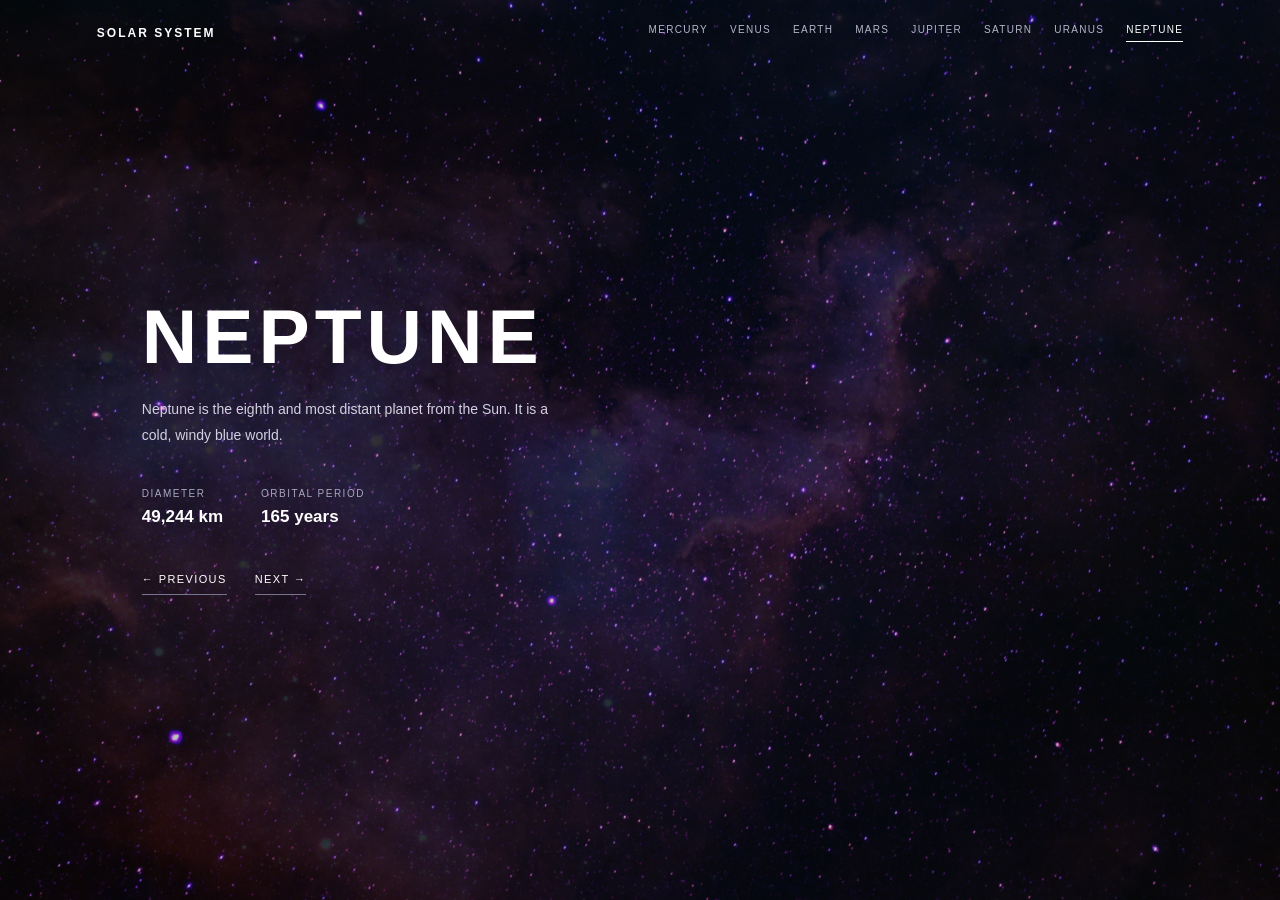
<file: index.html>
<!DOCTYPE html>
<html lang="en">

<head>
  <meta charset="UTF-8">
  <meta name="viewport" content="width=device-width, initial-scale=1.0">
  <title>Solar System Explorer</title>
  <link rel="stylesheet" href="style.css">
</head>

<body>
  <header class="site-header">
    <a class="logo" href="index.html">SOLAR SYSTEM</a>
    <nav aria-label="Planet navigation">
      <a href="mercury.html" class="">MERCURY</a>
      <a href="venus.html" class="">VENUS</a>
      <a href="earth.html" class="">EARTH</a>
      <a href="mars.html" class="">MARS</a>
      <a href="jupiter.html" class="">JUPITER</a>
      <a href="saturn.html" class="">SATURN</a>
      <a href="uranus.html" class="">URANUS</a>
      <a href="neptune.html" class="active">NEPTUNE</a>
    </nav>
  </header>
  <main class="hero">
    <section class="planet-info">

      <h1>NEPTUNE</h1>
      <p class="description">Neptune is the eighth and most distant planet from the Sun. It is a cold, windy blue world.
      </p>
      <div class="facts">
        <div><span>DIAMETER</span><strong>49,244 km</strong></div>
        <div><span>ORBITAL PERIOD</span><strong>165 years</strong></div>
      </div>
      <div class="pager"><a href="uranus.html">← PREVIOUS</a><a href="mercury.html">NEXT →</a></div>
    </section>
    <div class="planet-stage">
      <div class="planet neptune"></div>
    </div>
  </main>

</body>

</html>
</file>
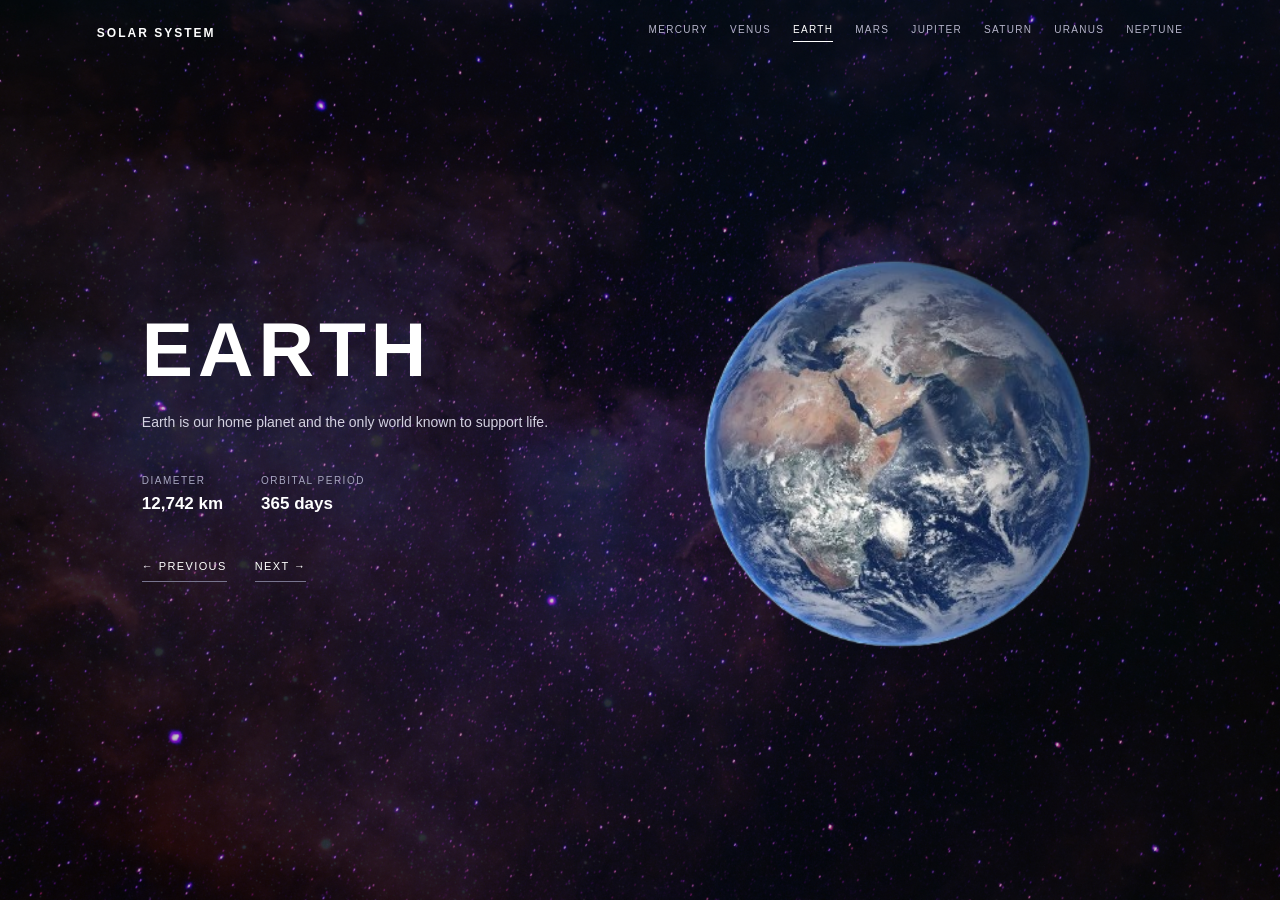
<file: earth.html>
<!DOCTYPE html>
<html lang="en">

<head>
  <meta charset="UTF-8">
  <meta name="viewport" content="width=device-width, initial-scale=1.0">
  <title>EARTH | Solar System</title>
  <link rel="stylesheet" href="style.css">
</head>

<body>
  <header class="site-header">
    <a class="logo" href="index.html">SOLAR SYSTEM</a>
    <nav aria-label="Planet navigation">
      <a href="mercury.html" class="">MERCURY</a>
      <a href="venus.html" class="">VENUS</a>
      <a href="earth.html" class="active">EARTH</a>
      <a href="mars.html" class="">MARS</a>
      <a href="jupiter.html" class="">JUPITER</a>
      <a href="saturn.html" class="">SATURN</a>
      <a href="uranus.html" class="">URANUS</a>
      <a href="neptune.html" class="">NEPTUNE</a>
    </nav>
  </header>
  <main class="hero">
    <section class="planet-info">

      <h1>EARTH</h1>
      <p class="description">Earth is our home planet and the only world known to support life.</p>
      <div class="facts">
        <div><span>DIAMETER</span><strong>12,742 km</strong></div>
        <div><span>ORBITAL PERIOD</span><strong>365 days</strong></div>
      </div>
      <div class="pager"><a href="venus.html">← PREVIOUS</a><a href="mars.html">NEXT →</a></div>
    </section>
    <div class="planet-stage">
          <img class="planet-image" src="img/earth.png" alt="Planet Mercury">
    </div>
  </main>

</body>

</html>
</file>
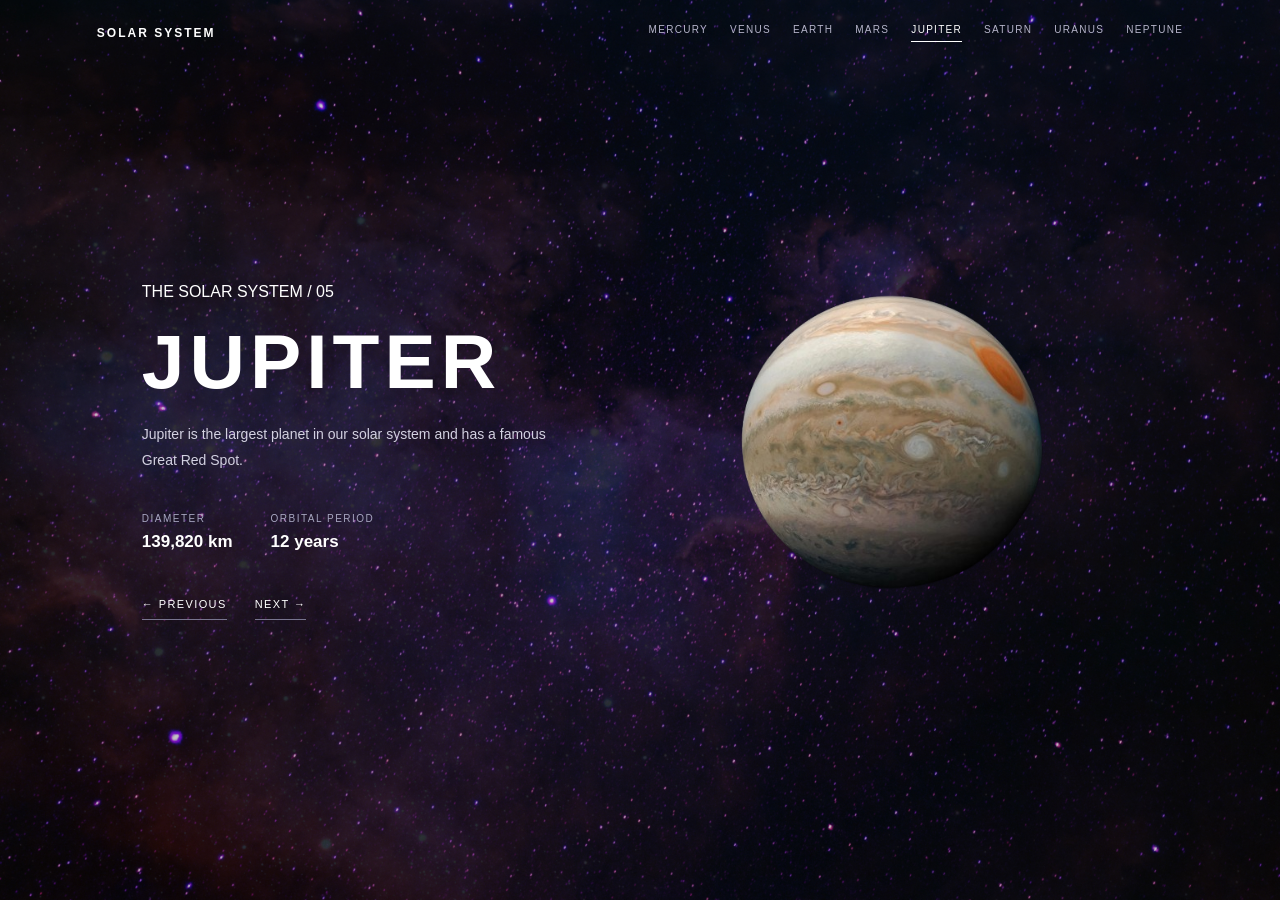
<file: jupiter.html>
<!DOCTYPE html>
<html lang="en">

<head>
  <meta charset="UTF-8">
  <meta name="viewport" content="width=device-width, initial-scale=1.0">
  <title>JUPITER | Solar System</title>
  <link rel="stylesheet" href="style.css">
</head>

<body>
  <header class="site-header">
    <a class="logo" href="index.html">SOLAR SYSTEM</a>
    <nav aria-label="Planet navigation">
      <a href="mercury.html" class="">MERCURY</a>
      <a href="venus.html" class="">VENUS</a>
      <a href="earth.html" class="">EARTH</a>
      <a href="mars.html" class="">MARS</a>
      <a href="jupiter.html" class="active">JUPITER</a>
      <a href="saturn.html" class="">SATURN</a>
      <a href="uranus.html" class="">URANUS</a>
      <a href="neptune.html" class="">NEPTUNE</a>
    </nav>
  </header>
  <main class="hero">
    <section class="planet-info">
      <p class="eyebrow">THE SOLAR SYSTEM / 05</p>
      <h1>JUPITER</h1>
      <p class="description">Jupiter is the largest planet in our solar system and has a famous Great Red Spot.</p>
      <div class="facts">
        <div><span>DIAMETER</span><strong>139,820 km</strong></div>
        <div><span>ORBITAL PERIOD</span><strong>12 years</strong></div>
      </div>
      <div class="pager"><a href="mars.html">← PREVIOUS</a><a href="saturn.html">NEXT →</a></div>
    </section>
    <div class="planet-stage">
                <img class="planet-image" src="img/Jupiter.png" alt="Planet Mercury">
    </div>
  </main>

</body>

</html>
</file>
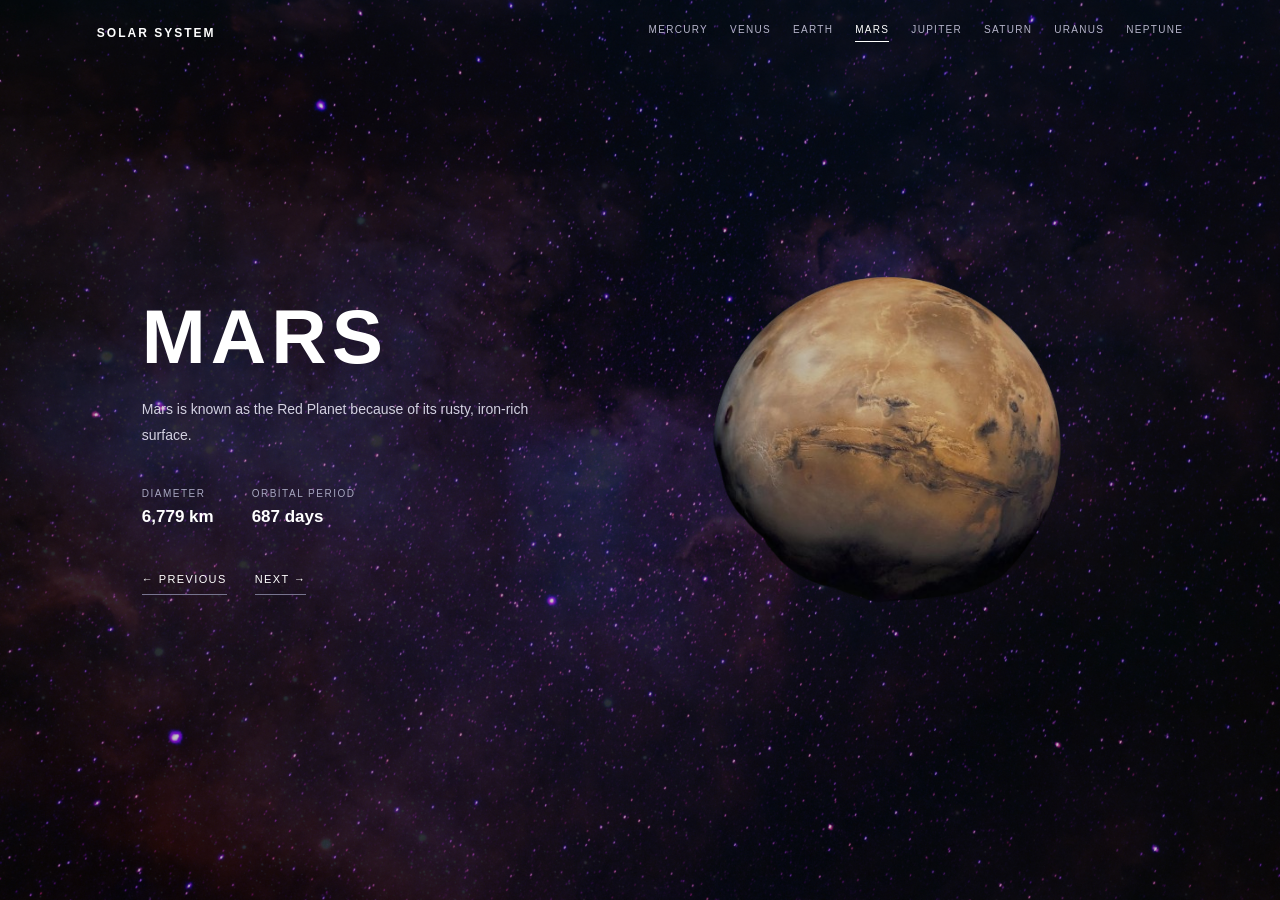
<file: mars.html>
<!DOCTYPE html>
<html lang="en">

<head>
  <meta charset="UTF-8">
  <meta name="viewport" content="width=device-width, initial-scale=1.0">
  <title>MARS | Solar System</title>
  <link rel="stylesheet" href="style.css">
</head>

<body>
  <header class="site-header">
    <a class="logo" href="index.html">SOLAR SYSTEM</a>
    <nav aria-label="Planet navigation">
      <a href="mercury.html" class="">MERCURY</a>
      <a href="venus.html" class="">VENUS</a>
      <a href="earth.html" class="">EARTH</a>
      <a href="mars.html" class="active">MARS</a>
      <a href="jupiter.html" class="">JUPITER</a>
      <a href="saturn.html" class="">SATURN</a>
      <a href="uranus.html" class="">URANUS</a>
      <a href="neptune.html" class="">NEPTUNE</a>
    </nav>
  </header>
  <main class="hero">
    <section class="planet-info">

      <h1>MARS</h1>
      <p class="description">Mars is known as the Red Planet because of its rusty, iron-rich surface.</p>
      <div class="facts">
        <div><span>DIAMETER</span><strong>6,779 km</strong></div>
        <div><span>ORBITAL PERIOD</span><strong>687 days</strong></div>
      </div>
      <div class="pager"><a href="earth.html">← PREVIOUS</a><a href="jupiter.html">NEXT →</a></div>
    </section>
    <div class="planet-stage">
            <img class="planet-image" src="img/Mars.png" alt="Planet Mercury">
    </div>
  </main>

</body>

</html>
</file>
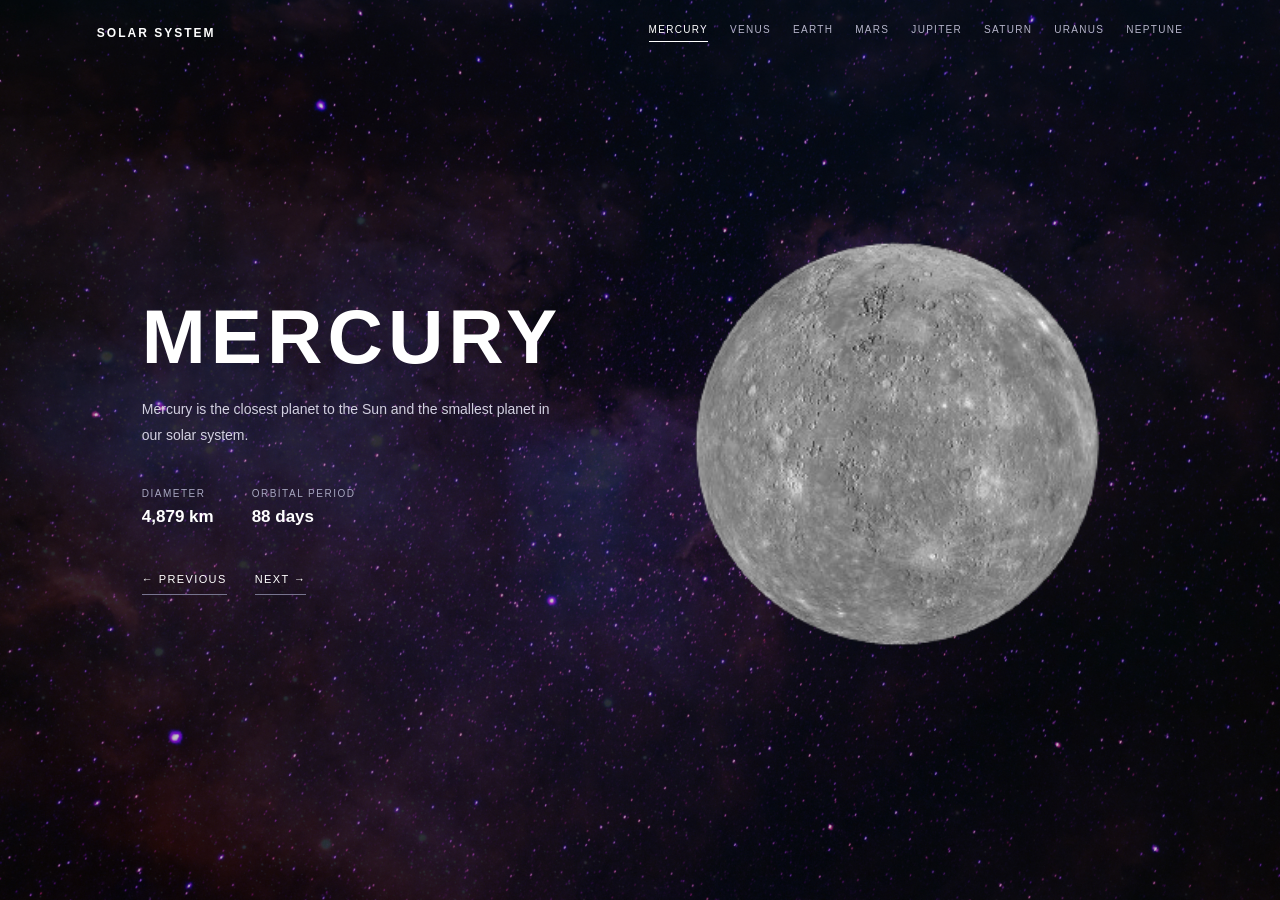
<file: mercury.html>
<!DOCTYPE html>
<html lang="en">

<head>
  <meta charset="UTF-8">
  <meta name="viewport" content="width=device-width, initial-scale=1.0">
  <title>MERCURY | Solar System</title>
  <link rel="stylesheet" href="style.css">
</head>

<body>
  <header class="site-header">
    <a class="logo" href="index.html">SOLAR SYSTEM</a>
    <nav aria-label="Planet navigation">
      <a href="mercury.html" class="active">MERCURY</a>
      <a href="venus.html">VENUS</a>
      <a href="earth.html">EARTH</a>
      <a href="mars.html">MARS</a>
      <a href="jupiter.html">JUPITER</a>
      <a href="saturn.html">SATURN</a>
      <a href="uranus.html">URANUS</a>
      <a href="neptune.html">NEPTUNE</a>
    </nav>
  </header>
  <main class="hero">
    <section class="planet-info">
      <h1>MERCURY</h1>
      <p class="description">Mercury is the closest planet to the Sun and the smallest planet in our solar system.</p>
      <div class="facts">
        <div><span>DIAMETER</span><strong>4,879 km</strong></div>
        <div><span>ORBITAL PERIOD</span><strong>88 days</strong></div>
      </div>
      <div class="pager"><a href="neptune.html">← PREVIOUS</a><a href="venus.html">NEXT →</a></div>
    </section>
    <div class="planet-stage">
      <img class="planet-image" src="img/mercury-planet.png" alt="Planet Mercury">
    </div>
  </main>

</body>

</html>
</file>
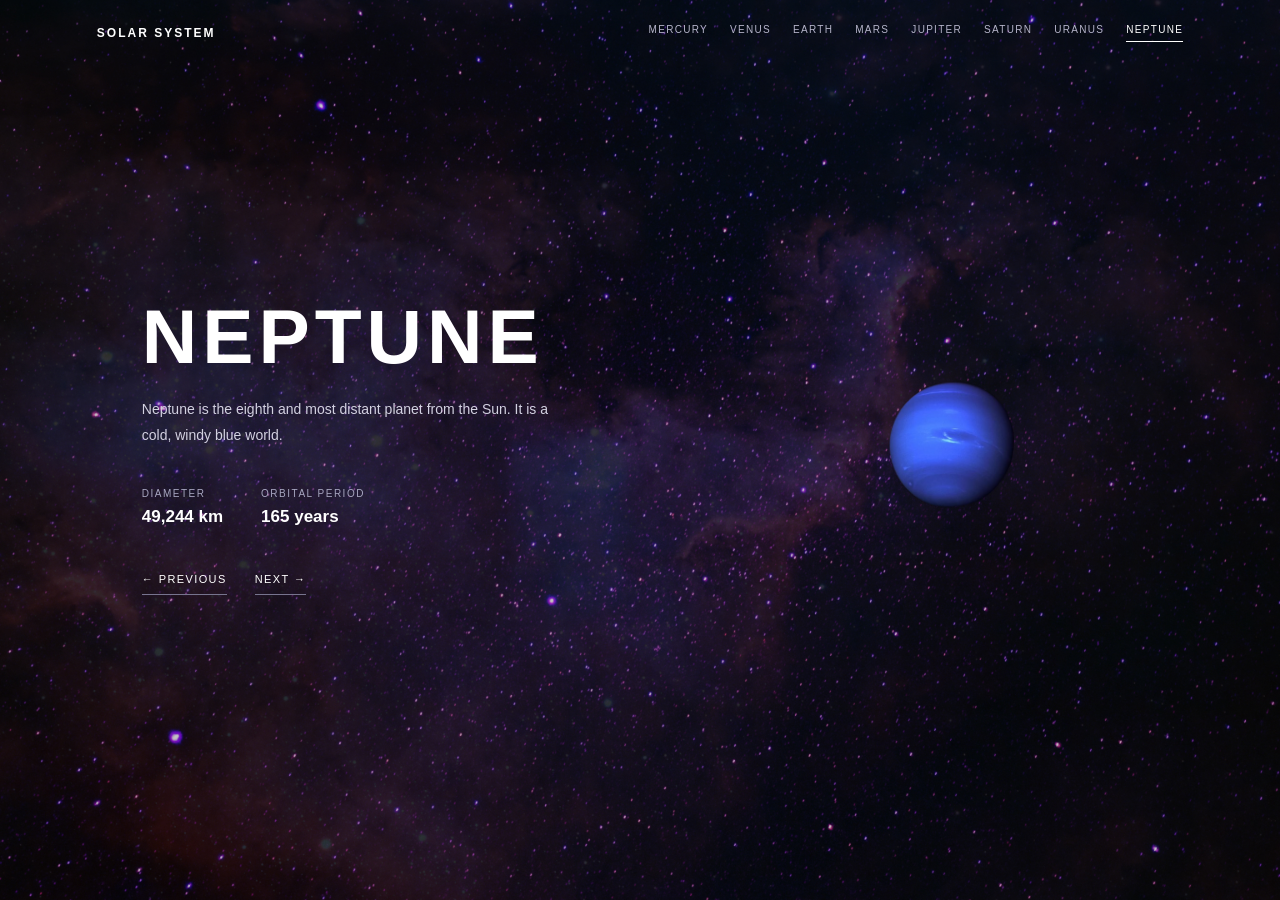
<file: neptune.html>
<!DOCTYPE html>
<html lang="en">

<head>
  <meta charset="UTF-8">
  <meta name="viewport" content="width=device-width, initial-scale=1.0">
  <title>NEPTUNE | Solar System</title>
  <link rel="stylesheet" href="style.css">
</head>

<body>
  <header class="site-header">
    <a class="logo" href="index.html">SOLAR SYSTEM</a>
    <nav aria-label="Planet navigation">
      <a href="mercury.html" class="">MERCURY</a>
      <a href="venus.html" class="">VENUS</a>
      <a href="earth.html" class="">EARTH</a>
      <a href="mars.html" class="">MARS</a>
      <a href="jupiter.html" class="">JUPITER</a>
      <a href="saturn.html" class="">SATURN</a>
      <a href="uranus.html" class="">URANUS</a>
      <a href="neptune.html" class="active">NEPTUNE</a>
    </nav>
  </header>
  <main class="hero">
    <section class="planet-info">

      <h1>NEPTUNE</h1>
      <p class="description">Neptune is the eighth and most distant planet from the Sun. It is a cold, windy blue world.
      </p>
      <div class="facts">
        <div><span>DIAMETER</span><strong>49,244 km</strong></div>
        <div><span>ORBITAL PERIOD</span><strong>165 years</strong></div>
      </div>
      <div class="pager"><a href="uranus.html">← PREVIOUS</a><a href="mercury.html">NEXT →</a></div>
    </section>
    <div class="planet-stage">
   <img class="planet-image" src="img/neptune.png" alt="Planet Mercury">
    </div>
  </main>

</body>

</html>
</file>
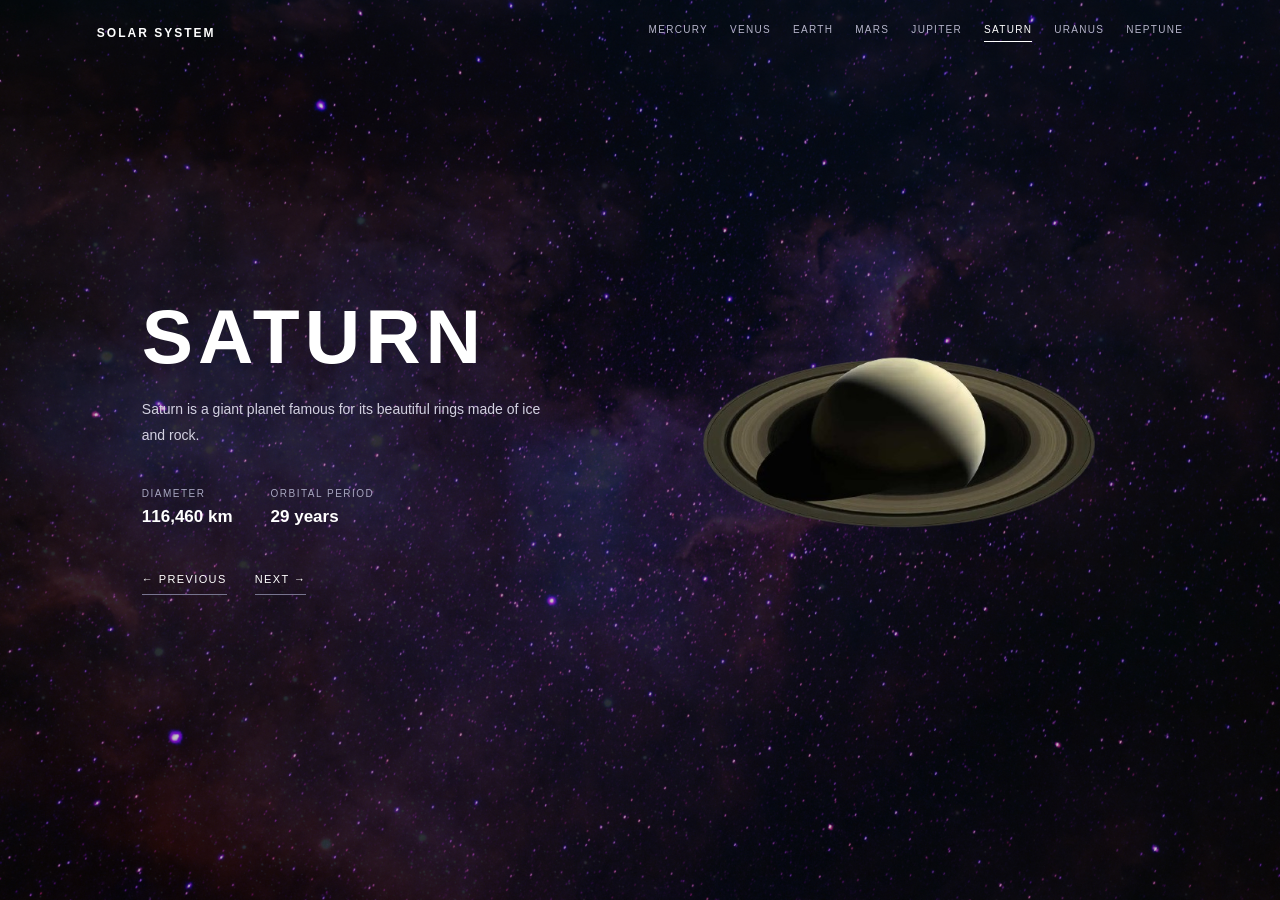
<file: saturn.html>
<!DOCTYPE html>
<html lang="en">

<head>
  <meta charset="UTF-8">
  <meta name="viewport" content="width=device-width, initial-scale=1.0">
  <title>SATURN | Solar System</title>
  <link rel="stylesheet" href="style.css">
</head>

<body>
  <header class="site-header">
    <a class="logo" href="index.html">SOLAR SYSTEM</a>
    <nav aria-label="Planet navigation">
      <a href="mercury.html" class="">MERCURY</a>
      <a href="venus.html" class="">VENUS</a>
      <a href="earth.html" class="">EARTH</a>
      <a href="mars.html" class="">MARS</a>
      <a href="jupiter.html" class="">JUPITER</a>
      <a href="saturn.html" class="active">SATURN</a>
      <a href="uranus.html" class="">URANUS</a>
      <a href="neptune.html" class="">NEPTUNE</a>
    </nav>
  </header>
  <main class="hero">
    <section class="planet-info">

      <h1>SATURN</h1>
      <p class="description">Saturn is a giant planet famous for its beautiful rings made of ice and rock.</p>
      <div class="facts">
        <div><span>DIAMETER</span><strong>116,460 km</strong></div>
        <div><span>ORBITAL PERIOD</span><strong>29 years</strong></div>
      </div>
      <div class="pager"><a href="jupiter.html">← PREVIOUS</a><a href="uranus.html">NEXT →</a></div>
    </section>
    <div class="planet-stage">
      <img class="planet-image" src="img/saturn.png" alt="Planet Mercury">
    </div>
  </main>

</body>

</html>
</file>
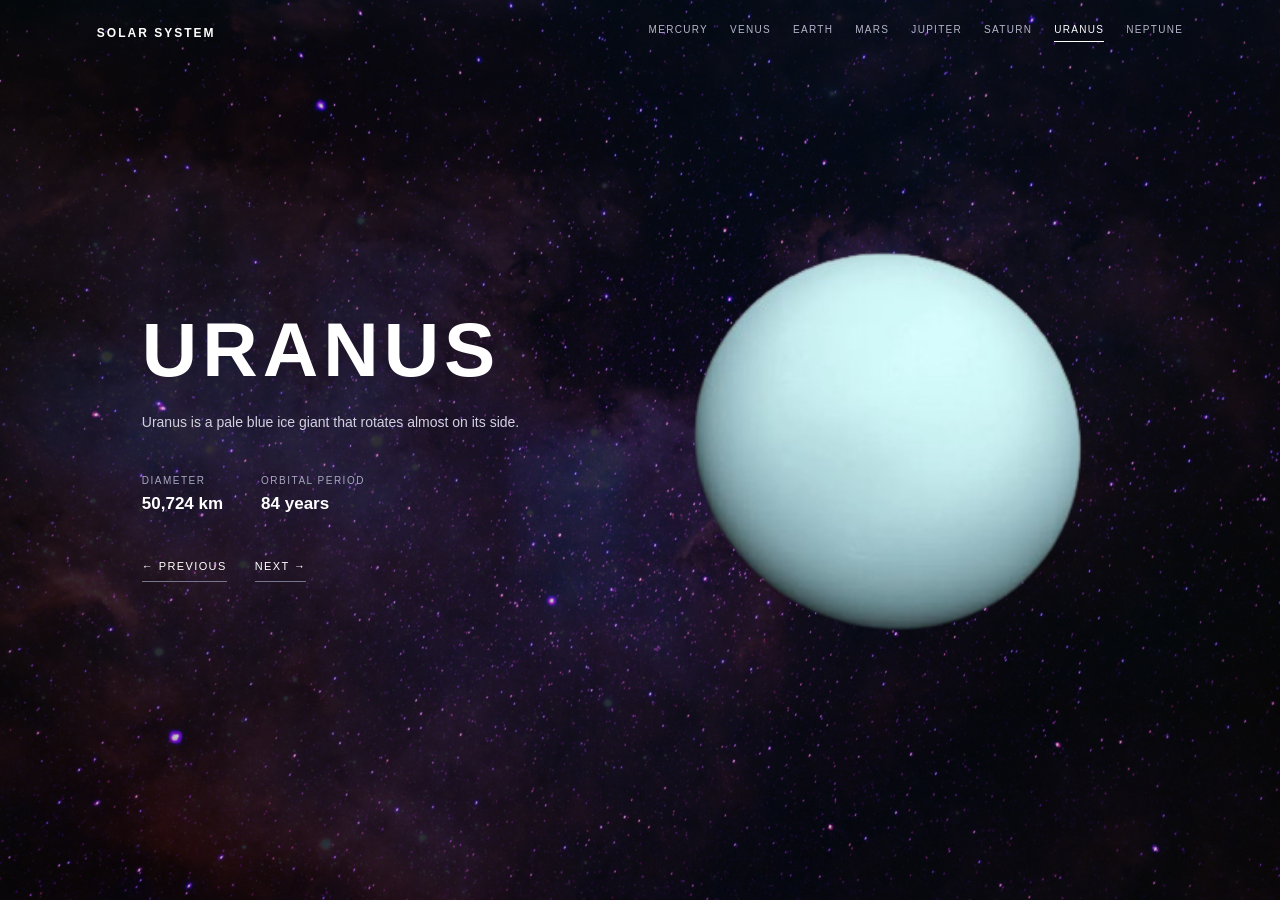
<file: uranus.html>
<!DOCTYPE html>
<html lang="en">

<head>
  <meta charset="UTF-8">
  <meta name="viewport" content="width=device-width, initial-scale=1.0">
  <title>URANUS | Solar System</title>
  <link rel="stylesheet" href="style.css">
</head>

<body>
  <header class="site-header">
    <a class="logo" href="index.html">SOLAR SYSTEM</a>
    <nav aria-label="Planet navigation">
      <a href="mercury.html" class="">MERCURY</a>
      <a href="venus.html" class="">VENUS</a>
      <a href="earth.html" class="">EARTH</a>
      <a href="mars.html" class="">MARS</a>
      <a href="jupiter.html" class="">JUPITER</a>
      <a href="saturn.html" class="">SATURN</a>
      <a href="uranus.html" class="active">URANUS</a>
      <a href="neptune.html" class="">NEPTUNE</a>
    </nav>
  </header>
  <main class="hero">
    <section class="planet-info">

      <h1>URANUS</h1>
      <p class="description">Uranus is a pale blue ice giant that rotates almost on its side.</p>
      <div class="facts">
        <div><span>DIAMETER</span><strong>50,724 km</strong></div>
        <div><span>ORBITAL PERIOD</span><strong>84 years</strong></div>
      </div>
      <div class="pager"><a href="saturn.html">← PREVIOUS</a><a href="neptune.html">NEXT →</a></div>
    </section>
    <div class="planet-stage">
      <img class="planet-image" src="img/uranus.png" alt="Planet Mercury">
    </div>
  </main>

</body>

</html>
</file>
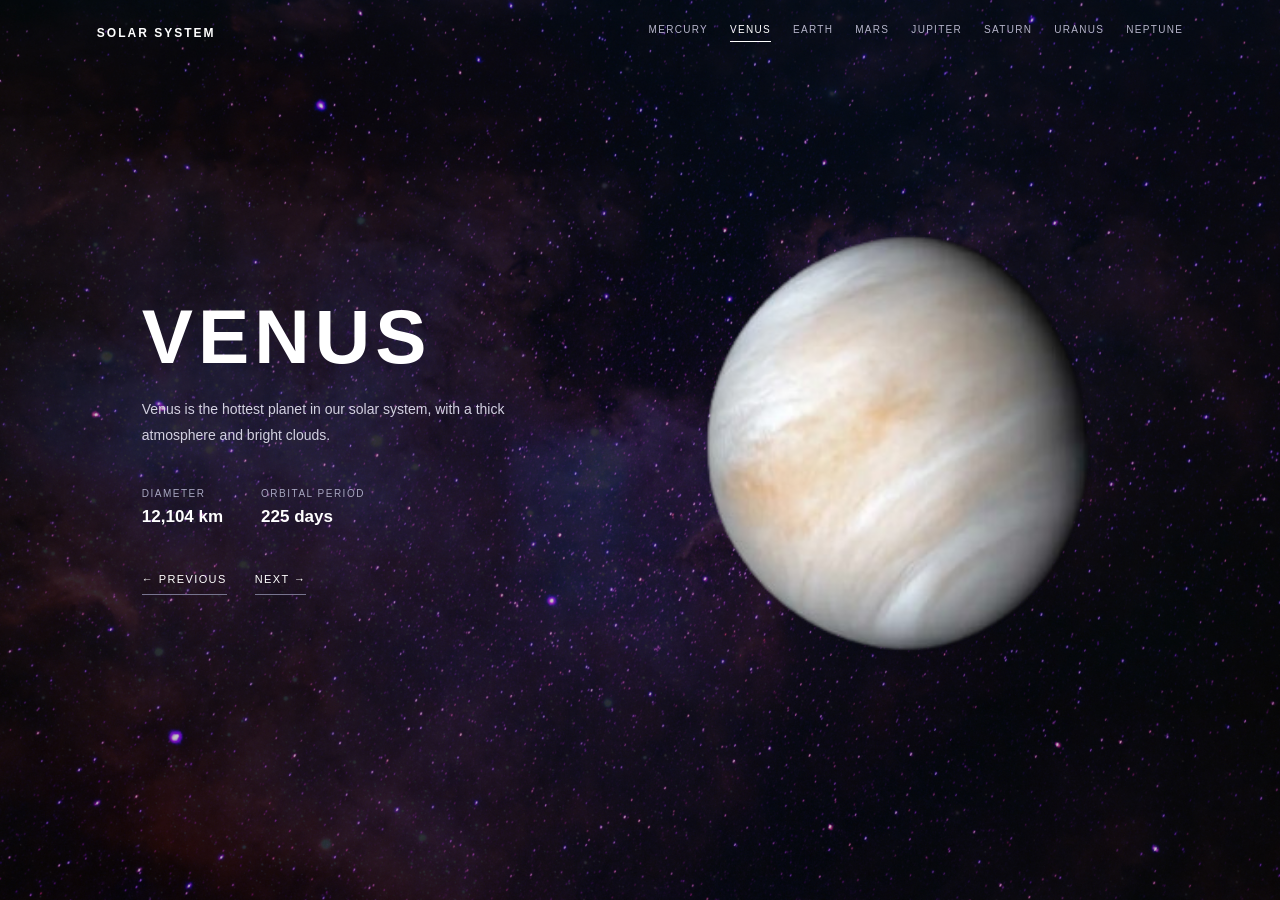
<file: venus.html>
<!DOCTYPE html>
<html lang="en">

<head>
  <meta charset="UTF-8">
  <meta name="viewport" content="width=device-width, initial-scale=1.0">
  <title>VENUS | Solar System</title>
  <link rel="stylesheet" href="style.css">
</head>

<body>
  <header class="site-header">
    <a class="logo" href="index.html">SOLAR SYSTEM</a>
    <nav aria-label="Planet navigation">
      <a href="mercury.html" class="">MERCURY</a>
      <a href="venus.html" class="active">VENUS</a>
      <a href="earth.html" class="">EARTH</a>
      <a href="mars.html" class="">MARS</a>
      <a href="jupiter.html" class="">JUPITER</a>
      <a href="saturn.html" class="">SATURN</a>
      <a href="uranus.html" class="">URANUS</a>
      <a href="neptune.html" class="">NEPTUNE</a>
    </nav>
  </header>
  <main class="hero">
    <section class="planet-info">

      <h1>VENUS</h1>
      <p class="description">Venus is the hottest planet in our solar system, with a thick atmosphere and bright clouds.
      </p>
      <div class="facts">
        <div><span>DIAMETER</span><strong>12,104 km</strong></div>
        <div><span>ORBITAL PERIOD</span><strong>225 days</strong></div>
      </div>
      <div class="pager"><a href="mercury.html">← PREVIOUS</a><a href="earth.html">NEXT →</a></div>
    </section>
    <div class="planet-stage">
        <img class="planet-image" src="img/Venus.png" alt="Planet Mercury">
    </div>
  </main>

</body>

</html>
</file>
<file: style.css>
* {
    box-sizing: border-box
}

html {
    min-height: 100%
}

body {
    margin: 0;
    min-height: 100vh;
    color: #fff;
    font-family: Arial, Helvetica, sans-serif;
    background-color: #080816;
    background-image: url("galaxy-background.jpg");
    background-position: center center;
    background-size: cover;
    background-repeat: no-repeat;
    background-attachment: fixed;
    overflow-x: hidden
}

.site-header {
    max-width: 1240px;
    margin: auto;
    padding: 24px 6%;
    display: flex;
    align-items: center;
    justify-content: space-between;
    gap: 24px
}

.logo {
    font-size: 12px;
    font-weight: 800;
    letter-spacing: 2px;
    color: white;
    text-decoration: none;
    white-space: nowrap
}

nav {
    display: flex;
    gap: 22px;
    flex-wrap: wrap;
    justify-content: center
}

nav a {
    font-size: 10px;
    letter-spacing: 1.3px;
    color: #b6b5ca;
    text-decoration: none;
    transition: color .2s
}

nav a:hover,
nav a.active {
    color: #fff
}

nav a.active {
    border-bottom: 1px solid #fff;
    padding-bottom: 6px
}

.hero {
    max-width: 1150px;
    min-height: calc(100vh - 145px);
    margin: auto;
    padding: 30px 6%;
    display: grid;
    grid-template-columns: 1fr 1fr;
    align-items: center;
    gap: 30px
}

.planet-info {
    position: relative;
    z-index: 1;

}

h1 {
    font-size: clamp(44px, 6vw, 78px);
    letter-spacing: 5px;
    margin: 0 0 16px;
    font-weight: 800
}

.description {
    font-size: 14px;
    line-height: 1.85;
    max-width: 420px;
    color: #d3d1e1
}

.facts {
    display: flex;
    gap: 38px;
    margin-top: 40px
}

.facts div {
    display: flex;
    flex-direction: column;
    gap: 8px
}

.facts span {
    font-size: 10px;
    color: #a7a6c0;
    letter-spacing: 1.5px
}

.facts strong {
    font-size: 17px
}

.pager {
    display: flex;
    gap: 28px;
    margin-top: 46px
}

.pager a {
    font-size: 11px;
    letter-spacing: 1.4px;
    text-decoration: none;
    color: #fff;
    border-bottom: 1px solid #77748e;
    padding-bottom: 9px
}

.pager a:hover {
    border-color: #fff
}

.planet-stage {
    display: flex;
    justify-content: center;
    align-items: center;
    min-height: 450px;
}

.planet-image {
    display: block;
    width: min(37vw, 410px);
    height: auto;
}

@media(max-width:800px) {
    .site-header {
        flex-direction: column;
        padding: 22px 5%
    }

    nav {
        gap: 13px
    }

    .hero {
        grid-template-columns: 1fr;
        text-align: center;
        padding-top: 45px;
        gap: 0
    }

    .planet-info {
        order: 2
    }

    .planet-stage {
        order: 1;
        min-height: 280px
    }

    .planet-image {
        width: min(65vw, 300px)
    }

    .description {
        margin-left: auto;
        margin-right: auto
    }

    .facts,
    .pager {
        justify-content: center
    }

    .facts {
        margin-top: 26px
    }

    .pager {
        margin: 30px 0 40px
    }

    h1 {
        font-size: 44px
    }
}
</file>
